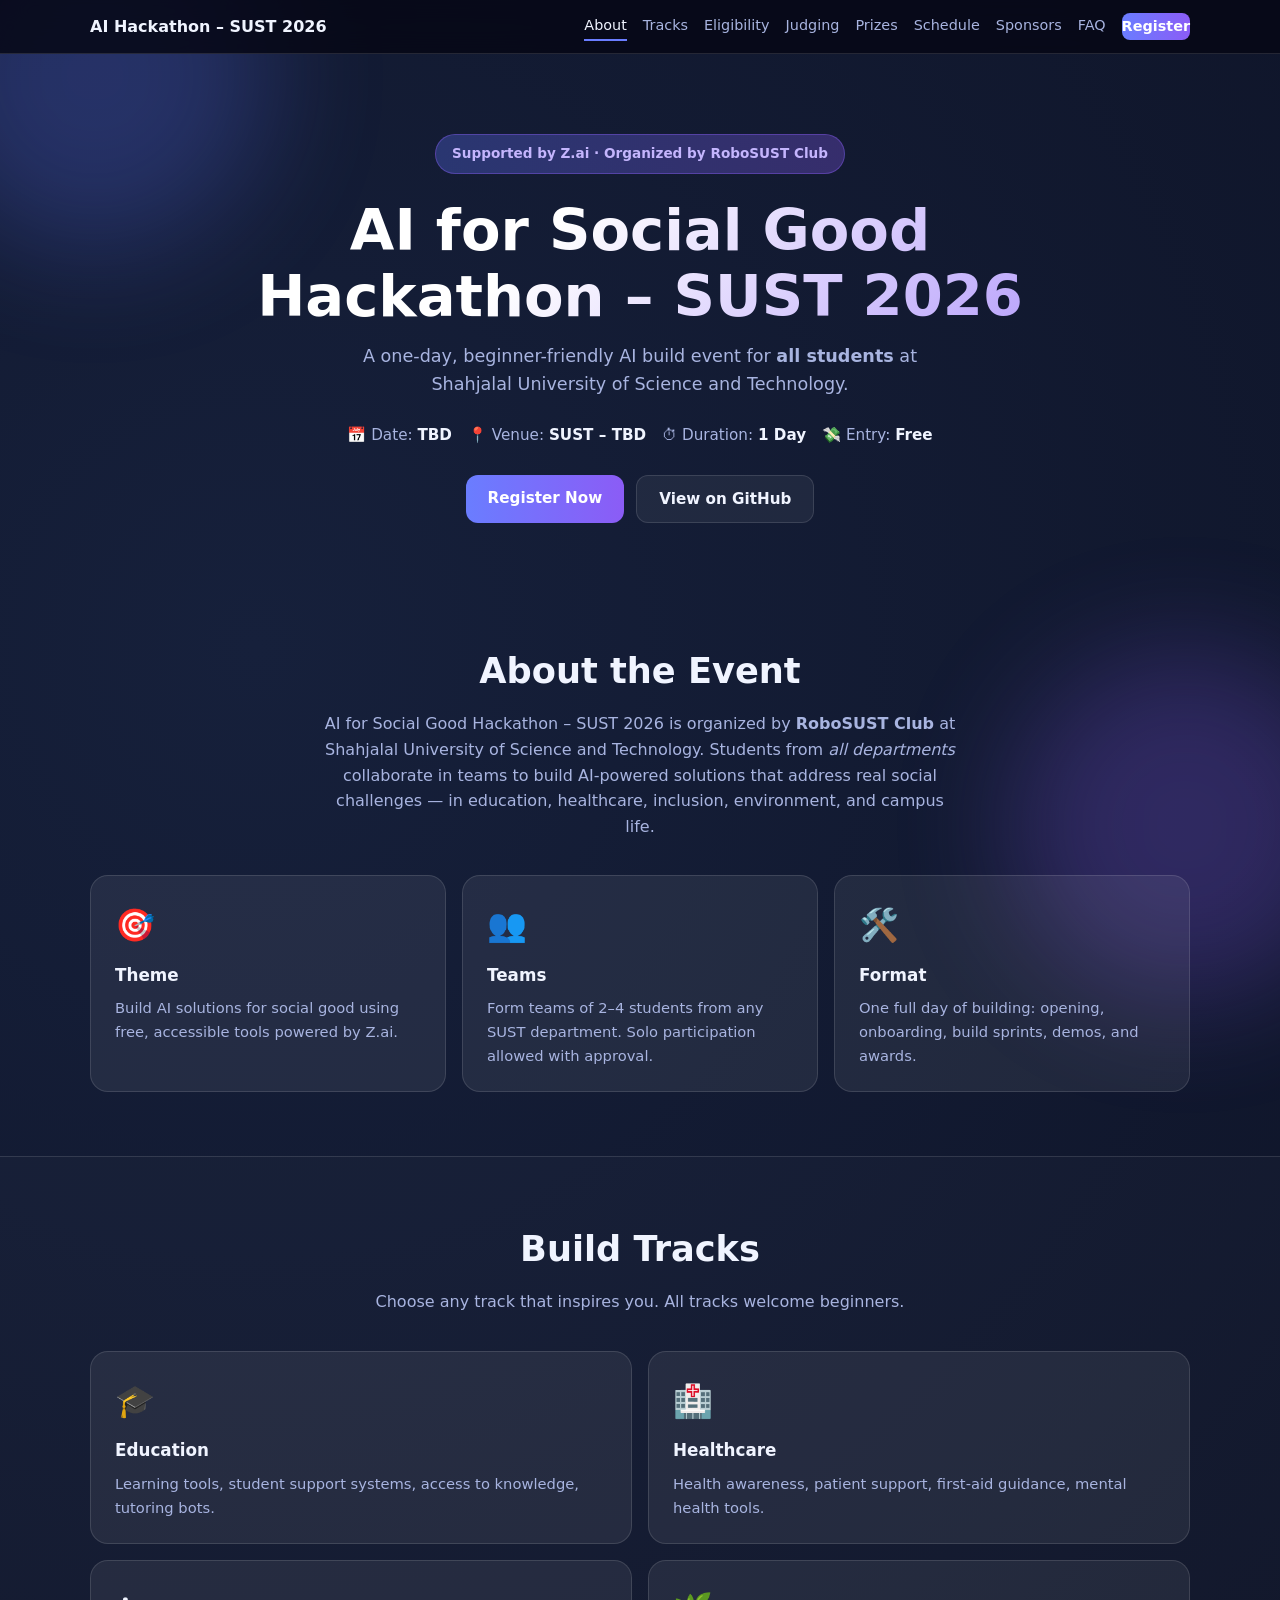
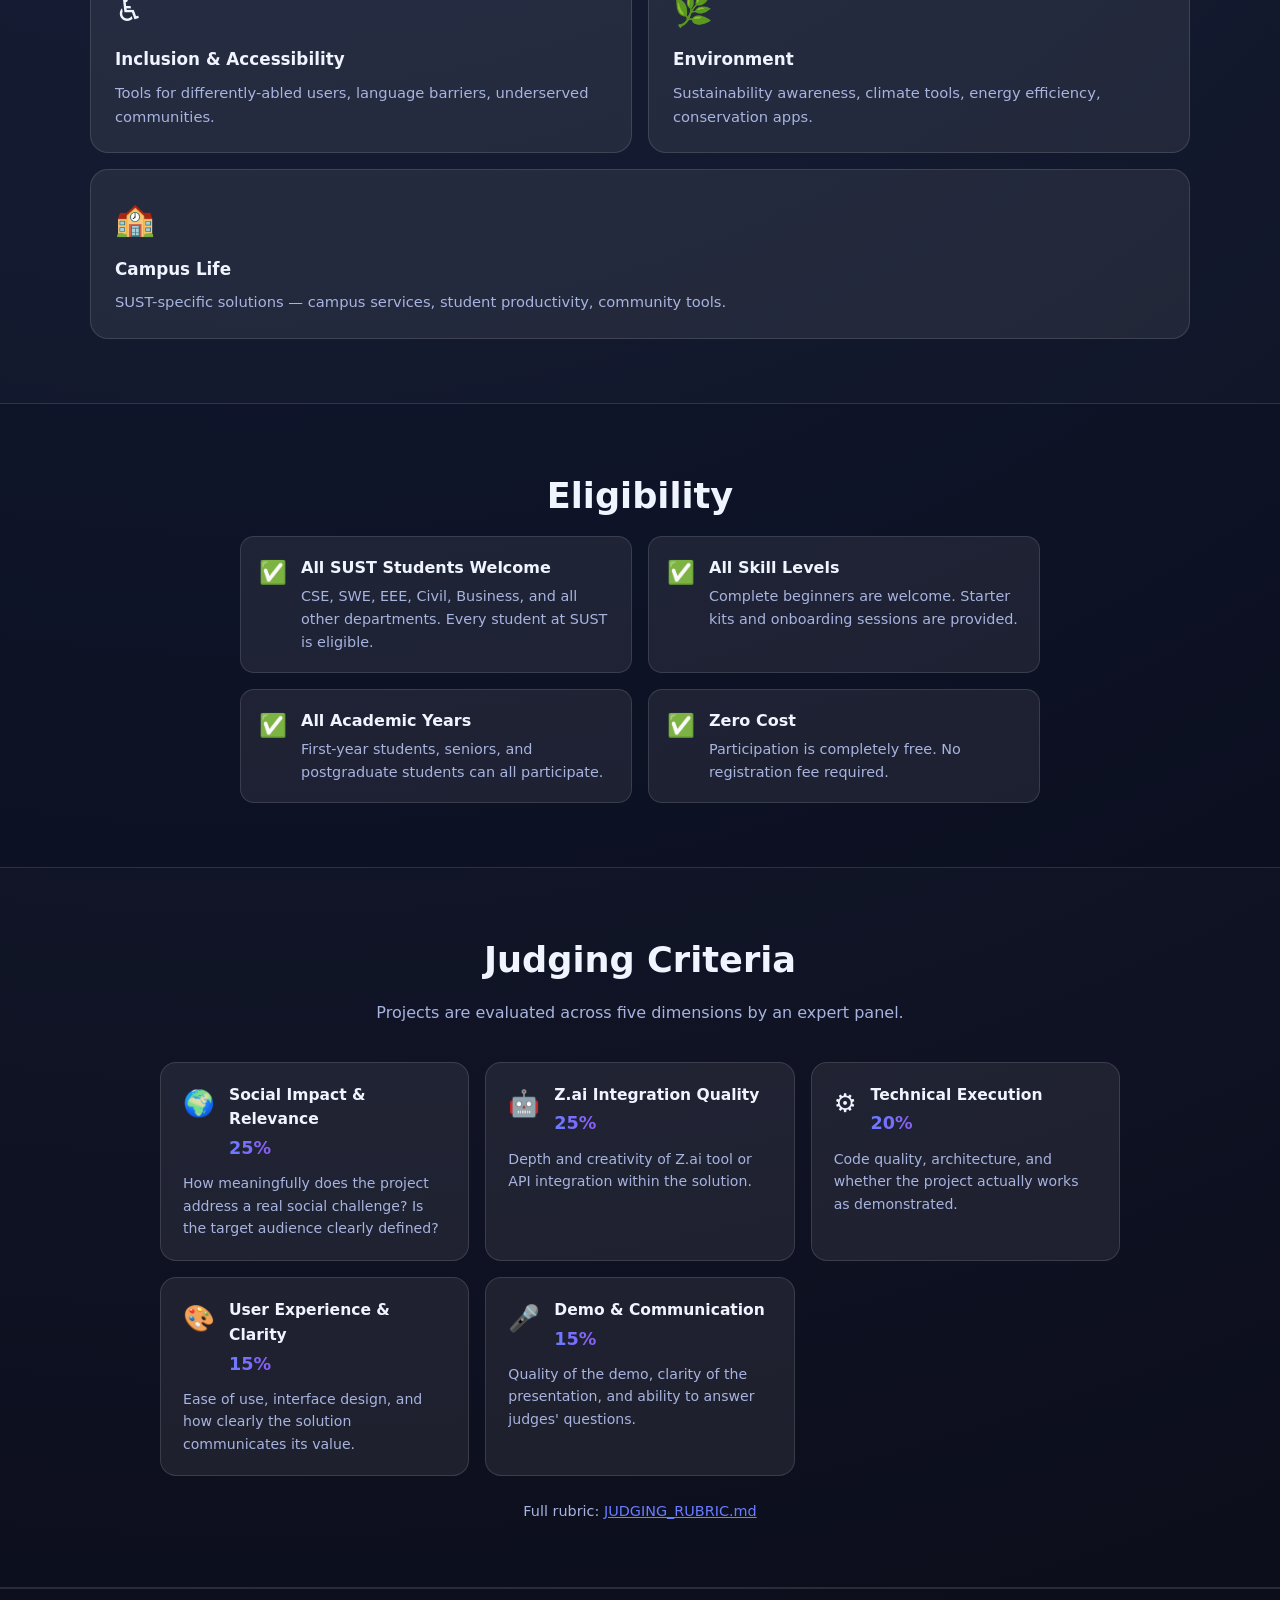
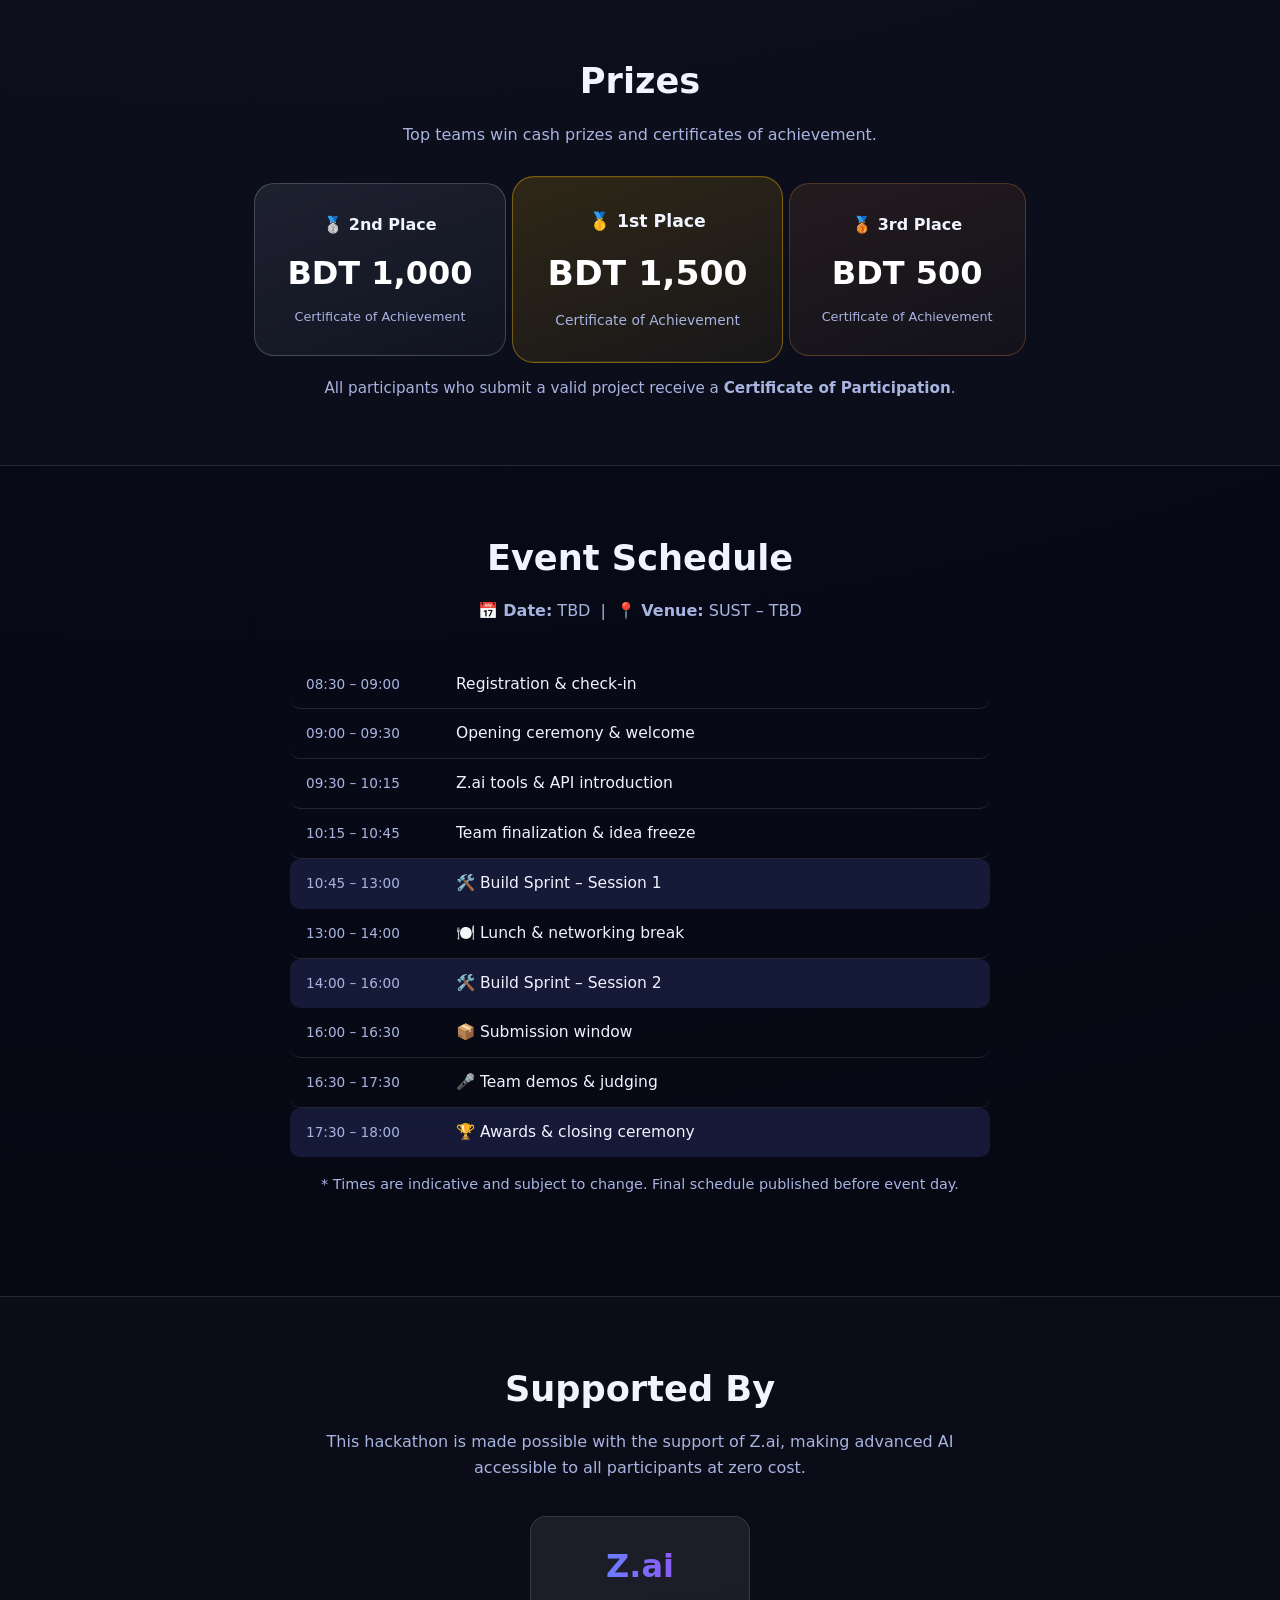
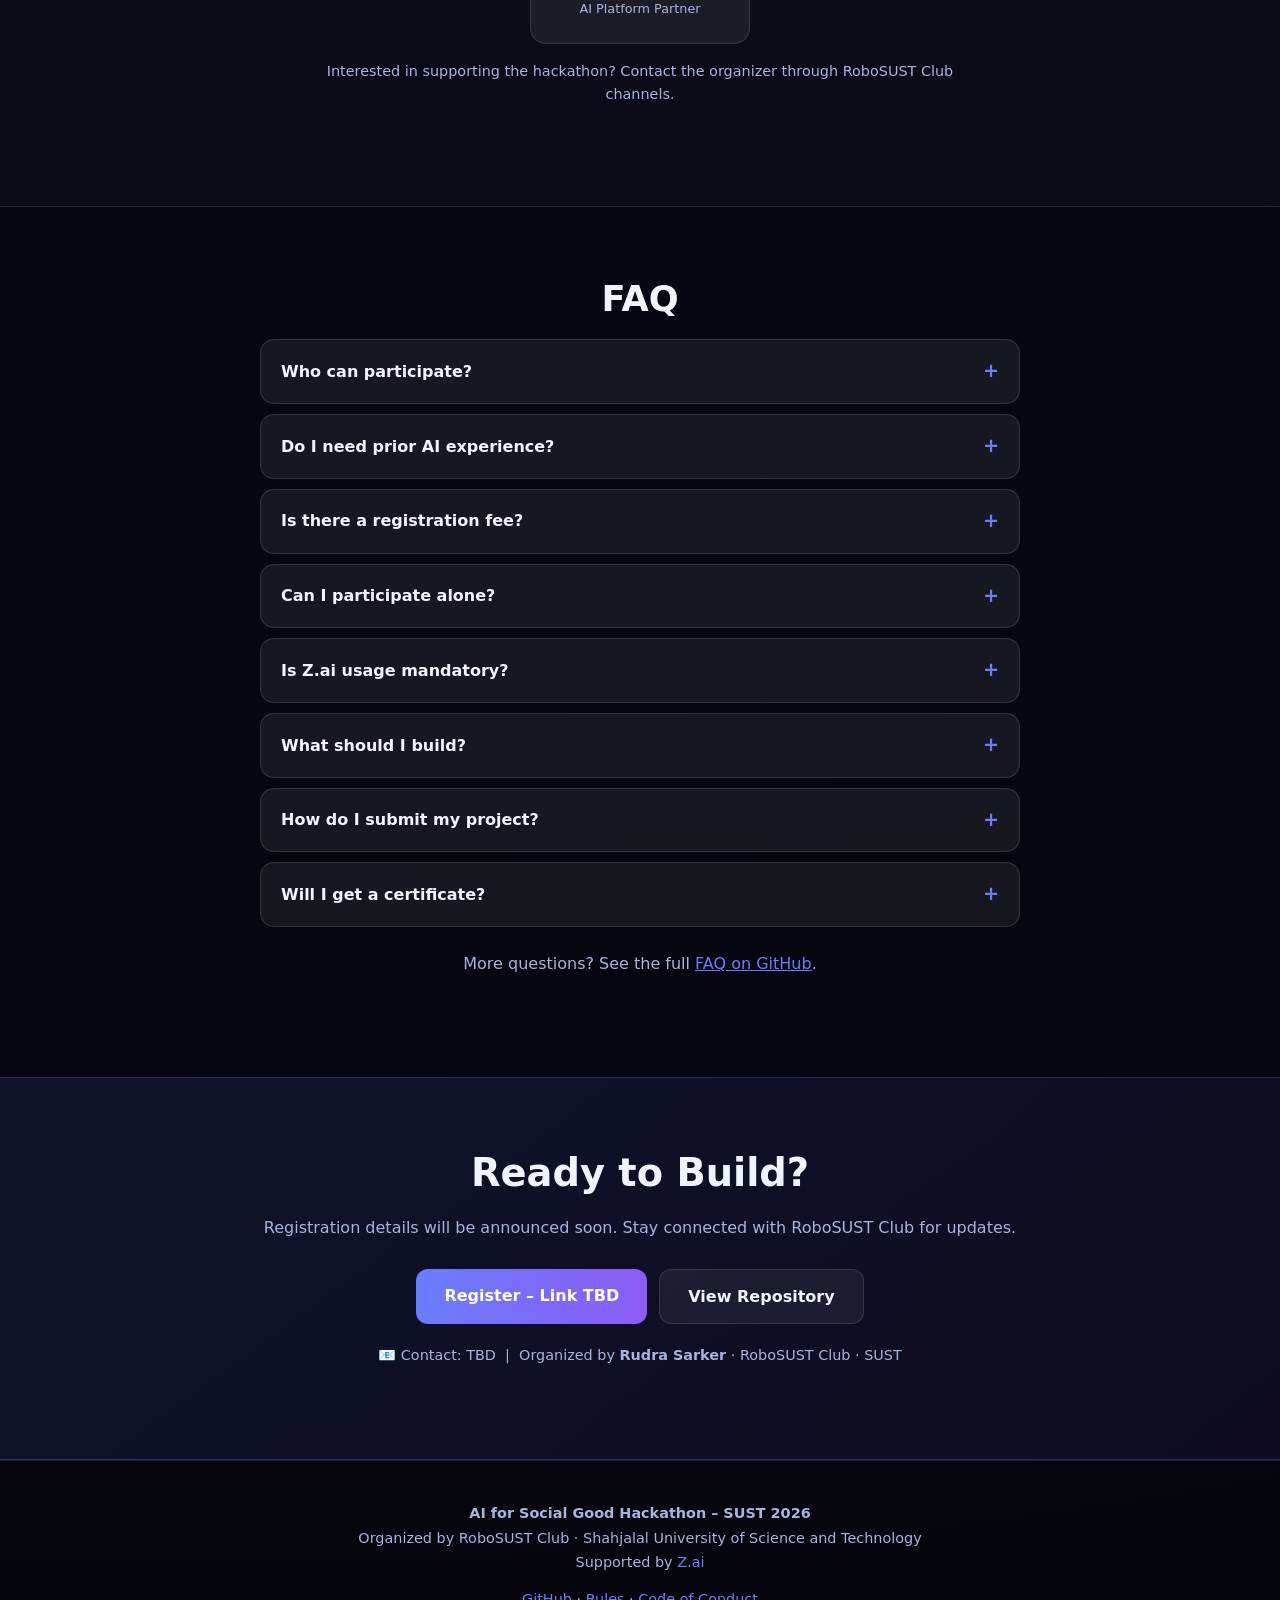
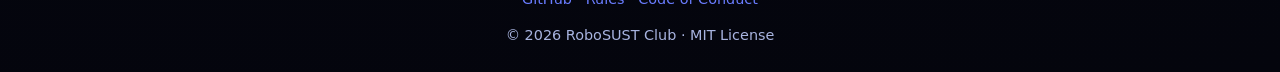
<file: docs/index.html>
<!DOCTYPE html>
<html lang="en">
  <head>
    <meta charset="UTF-8" />
    <meta name="viewport" content="width=device-width, initial-scale=1.0" />

    <!-- Primary SEO -->
    <title>AI for Social Good Hackathon – SUST 2026 | RoboSUST Club</title>
    <meta name="description" content="A one-day, beginner-friendly AI hackathon for all students at Shahjalal University of Science and Technology (SUST), supported by Z.ai. Build AI solutions for education, healthcare, inclusion, environment, and campus life." />
    <meta name="keywords" content="AI hackathon, SUST, Shahjalal University, RoboSUST, Z.ai, social good, Bangladesh, student hackathon, AI for good, 2026" />
    <meta name="robots" content="index, follow" />
    <link rel="canonical" href="https://rudra496.github.io/glm-hackathon-2026/" />

    <!-- Open Graph -->
    <meta property="og:type" content="website" />
    <meta property="og:url" content="https://rudra496.github.io/glm-hackathon-2026/" />
    <meta property="og:title" content="AI for Social Good Hackathon – SUST 2026" />
    <meta property="og:description" content="A one-day, beginner-friendly AI hackathon for all students at Shahjalal University of Science and Technology, supported by Z.ai. Free to join, prizes up to BDT 1,500." />
    <meta property="og:image" content="https://rudra496.github.io/glm-hackathon-2026/og-image.png" />
    <meta property="og:site_name" content="AI Hackathon SUST 2026" />
    <meta property="og:locale" content="en_US" />

    <!-- Twitter Card -->
    <meta name="twitter:card" content="summary_large_image" />
    <meta name="twitter:title" content="AI for Social Good Hackathon – SUST 2026" />
    <meta name="twitter:description" content="A one-day, beginner-friendly AI hackathon for all SUST students. Free entry, BDT 3,000 prize pool, supported by Z.ai." />
    <meta name="twitter:image" content="https://rudra496.github.io/glm-hackathon-2026/og-image.png" />

    <!-- Structured Data: Event + Organization -->
    <script type="application/ld+json">
    {
      "@context": "https://schema.org",
      "@graph": [
        {
          "@type": "Event",
          "name": "AI for Social Good Hackathon – SUST 2026",
          "description": "A one-day, beginner-friendly AI hackathon for all students at Shahjalal University of Science and Technology (SUST), supported by Z.ai.",
          "url": "https://rudra496.github.io/glm-hackathon-2026/",
          "eventStatus": "https://schema.org/EventScheduled",
          "eventAttendanceMode": "https://schema.org/OfflineEventAttendanceMode",
          "location": {
            "@type": "Place",
            "name": "Shahjalal University of Science and Technology",
            "address": {
              "@type": "PostalAddress",
              "addressLocality": "Sylhet",
              "addressCountry": "BD"
            }
          },
          "organizer": {
            "@type": "Organization",
            "name": "RoboSUST Club",
            "url": "https://github.com/rudra496/glm-hackathon-2026"
          },
          "sponsor": {
            "@type": "Organization",
            "name": "Z.ai",
            "url": "https://z.ai"
          },
          "isAccessibleForFree": true
        },
        {
          "@type": "WebSite",
          "name": "AI for Social Good Hackathon – SUST 2026",
          "url": "https://rudra496.github.io/glm-hackathon-2026/"
        }
      ]
    }
    </script>

    <link rel="stylesheet" href="./style.css" />
  </head>
  <body>
    <!-- Skip to main content (accessibility) -->
    <a class="skip-link" href="#main-content">Skip to main content</a>

    <!-- Background orbs -->
    <div class="bg-orb orb-1" aria-hidden="true"></div>
    <div class="bg-orb orb-2" aria-hidden="true"></div>

    <!-- Navigation -->
    <nav class="nav" role="navigation" aria-label="Main navigation">
      <div class="container nav-inner">
        <a href="#home" class="nav-brand" aria-label="AI Hackathon SUST 2026 – home">AI Hackathon – SUST 2026</a>
        <button class="nav-toggle" id="navToggle" aria-controls="navLinks" aria-expanded="false" aria-label="Toggle navigation menu">
          <span class="hamburger-bar"></span>
          <span class="hamburger-bar"></span>
          <span class="hamburger-bar"></span>
        </button>
        <div class="nav-links" id="navLinks">
          <a href="#about">About</a>
          <a href="#tracks">Tracks</a>
          <a href="#eligibility">Eligibility</a>
          <a href="#judging">Judging</a>
          <a href="#prizes">Prizes</a>
          <a href="#schedule">Schedule</a>
          <a href="#sponsors">Sponsors</a>
          <a href="#faq">FAQ</a>
          <a href="#register" class="btn-nav primary">Register</a>
        </div>
      </div>
    </nav>

    <!-- Hero Section -->
    <header class="container hero" id="home" role="banner">
      <span class="pill">Supported by Z.ai · Organized by RoboSUST Club</span>
      <h1>AI for Social Good<br/>Hackathon – SUST 2026</h1>
      <p class="subtitle">A one-day, beginner-friendly AI build event for <strong>all students</strong> at Shahjalal University of Science and Technology.</p>
      <div class="hero-meta">
        <span>📅 Date: <strong>TBD</strong></span>
        <span>📍 Venue: <strong>SUST – TBD</strong></span>
        <span>⏱ Duration: <strong>1 Day</strong></span>
        <span>💸 Entry: <strong>Free</strong></span>
      </div>
      <div class="cta-row">
        <a class="btn primary" href="#register">Register Now</a>
        <a class="btn" href="https://github.com/rudra496/glm-hackathon-2026" target="_blank" rel="noopener">View on GitHub</a>
      </div>
    </header>

    <main id="main-content">
      <!-- About Section -->
      <section class="section" id="about">
        <div class="container">
          <h2 class="section-title">About the Event</h2>
          <p class="section-desc">
            AI for Social Good Hackathon – SUST 2026 is organized by <strong>RoboSUST Club</strong> at Shahjalal University of Science and Technology. Students from <em>all departments</em> collaborate in teams to build AI-powered solutions that address real social challenges — in education, healthcare, inclusion, environment, and campus life.
          </p>
          <div class="grid three">
            <div class="card tilt">
              <div class="card-icon">🎯</div>
              <h3>Theme</h3>
              <p>Build AI solutions for social good using free, accessible tools powered by Z.ai.</p>
            </div>
            <div class="card tilt">
              <div class="card-icon">👥</div>
              <h3>Teams</h3>
              <p>Form teams of 2–4 students from any SUST department. Solo participation allowed with approval.</p>
            </div>
            <div class="card tilt">
              <div class="card-icon">🛠️</div>
              <h3>Format</h3>
              <p>One full day of building: opening, onboarding, build sprints, demos, and awards.</p>
            </div>
          </div>
        </div>
      </section>

      <!-- Tracks Section -->
      <section class="section alt" id="tracks">
        <div class="container">
          <h2 class="section-title">Build Tracks</h2>
          <p class="section-desc">Choose any track that inspires you. All tracks welcome beginners.</p>
          <div class="grid two">
            <div class="card tilt">
              <div class="card-icon">🎓</div>
              <h3>Education</h3>
              <p>Learning tools, student support systems, access to knowledge, tutoring bots.</p>
            </div>
            <div class="card tilt">
              <div class="card-icon">🏥</div>
              <h3>Healthcare</h3>
              <p>Health awareness, patient support, first-aid guidance, mental health tools.</p>
            </div>
            <div class="card tilt">
              <div class="card-icon">♿</div>
              <h3>Inclusion & Accessibility</h3>
              <p>Tools for differently-abled users, language barriers, underserved communities.</p>
            </div>
            <div class="card tilt">
              <div class="card-icon">🌿</div>
              <h3>Environment</h3>
              <p>Sustainability awareness, climate tools, energy efficiency, conservation apps.</p>
            </div>
            <div class="card tilt wide">
              <div class="card-icon">🏫</div>
              <h3>Campus Life</h3>
              <p>SUST-specific solutions — campus services, student productivity, community tools.</p>
            </div>
          </div>
        </div>
      </section>

      <!-- Eligibility Section -->
      <section class="section" id="eligibility">
        <div class="container">
          <h2 class="section-title">Eligibility</h2>
          <div class="eligibility-list">
            <div class="elig-item">
              <span class="elig-icon">✅</span>
              <div>
                <strong>All SUST Students Welcome</strong>
                <p>CSE, SWE, EEE, Civil, Business, and all other departments. Every student at SUST is eligible.</p>
              </div>
            </div>
            <div class="elig-item">
              <span class="elig-icon">✅</span>
              <div>
                <strong>All Skill Levels</strong>
                <p>Complete beginners are welcome. Starter kits and onboarding sessions are provided.</p>
              </div>
            </div>
            <div class="elig-item">
              <span class="elig-icon">✅</span>
              <div>
                <strong>All Academic Years</strong>
                <p>First-year students, seniors, and postgraduate students can all participate.</p>
              </div>
            </div>
            <div class="elig-item">
              <span class="elig-icon">✅</span>
              <div>
                <strong>Zero Cost</strong>
                <p>Participation is completely free. No registration fee required.</p>
              </div>
            </div>
          </div>
        </div>
      </section>

      <!-- Judging Section -->
      <section class="section alt" id="judging">
        <div class="container">
          <h2 class="section-title">Judging Criteria</h2>
          <p class="section-desc">Projects are evaluated across five dimensions by an expert panel.</p>
          <div class="judging-grid">
            <div class="judging-item">
              <div class="judging-header">
                <span class="judging-icon">🌍</span>
                <div>
                  <h3>Social Impact &amp; Relevance</h3>
                  <span class="judging-weight">25%</span>
                </div>
              </div>
              <p>How meaningfully does the project address a real social challenge? Is the target audience clearly defined?</p>
            </div>
            <div class="judging-item">
              <div class="judging-header">
                <span class="judging-icon">🤖</span>
                <div>
                  <h3>Z.ai Integration Quality</h3>
                  <span class="judging-weight">25%</span>
                </div>
              </div>
              <p>Depth and creativity of Z.ai tool or API integration within the solution.</p>
            </div>
            <div class="judging-item">
              <div class="judging-header">
                <span class="judging-icon">⚙️</span>
                <div>
                  <h3>Technical Execution</h3>
                  <span class="judging-weight">20%</span>
                </div>
              </div>
              <p>Code quality, architecture, and whether the project actually works as demonstrated.</p>
            </div>
            <div class="judging-item">
              <div class="judging-header">
                <span class="judging-icon">🎨</span>
                <div>
                  <h3>User Experience &amp; Clarity</h3>
                  <span class="judging-weight">15%</span>
                </div>
              </div>
              <p>Ease of use, interface design, and how clearly the solution communicates its value.</p>
            </div>
            <div class="judging-item">
              <div class="judging-header">
                <span class="judging-icon">🎤</span>
                <div>
                  <h3>Demo &amp; Communication</h3>
                  <span class="judging-weight">15%</span>
                </div>
              </div>
              <p>Quality of the demo, clarity of the presentation, and ability to answer judges' questions.</p>
            </div>
          </div>
          <p class="judging-footnote">
            Full rubric: <a href="https://github.com/rudra496/glm-hackathon-2026/blob/main/docs/JUDGING_RUBRIC.md" target="_blank" rel="noopener">JUDGING_RUBRIC.md</a>
          </p>
        </div>
      </section>

      <!-- Prizes Section -->
      <section class="section alt" id="prizes">
        <div class="container">
          <h2 class="section-title">Prizes</h2>
          <p class="section-desc">Top teams win cash prizes and certificates of achievement.</p>
          <div class="prizes-row">
            <div class="prize-card silver tilt">
              <div class="prize-rank">🥈 2nd Place</div>
              <div class="prize-amount">BDT 1,000</div>
              <div class="prize-cert">Certificate of Achievement</div>
            </div>
            <div class="prize-card gold tilt">
              <div class="prize-rank">🥇 1st Place</div>
              <div class="prize-amount">BDT 1,500</div>
              <div class="prize-cert">Certificate of Achievement</div>
            </div>
            <div class="prize-card bronze tilt">
              <div class="prize-rank">🥉 3rd Place</div>
              <div class="prize-amount">BDT 500</div>
              <div class="prize-cert">Certificate of Achievement</div>
            </div>
          </div>
          <p class="prizes-note">All participants who submit a valid project receive a <strong>Certificate of Participation</strong>.</p>
        </div>
      </section>

      <!-- Schedule Section -->
      <section class="section" id="schedule">
        <div class="container">
          <h2 class="section-title">Event Schedule</h2>
          <p class="section-desc">
            📅 <strong>Date:</strong> TBD &nbsp;|&nbsp; 📍 <strong>Venue:</strong> SUST – TBD
          </p>
          <div class="schedule-list">
            <div class="sched-item">
              <span class="sched-time">08:30 – 09:00</span>
              <span class="sched-event">Registration & check-in</span>
            </div>
            <div class="sched-item">
              <span class="sched-time">09:00 – 09:30</span>
              <span class="sched-event">Opening ceremony & welcome</span>
            </div>
            <div class="sched-item">
              <span class="sched-time">09:30 – 10:15</span>
              <span class="sched-event">Z.ai tools & API introduction</span>
            </div>
            <div class="sched-item">
              <span class="sched-time">10:15 – 10:45</span>
              <span class="sched-event">Team finalization & idea freeze</span>
            </div>
            <div class="sched-item highlight">
              <span class="sched-time">10:45 – 13:00</span>
              <span class="sched-event">🛠️ Build Sprint – Session 1</span>
            </div>
            <div class="sched-item">
              <span class="sched-time">13:00 – 14:00</span>
              <span class="sched-event">🍽️ Lunch & networking break</span>
            </div>
            <div class="sched-item highlight">
              <span class="sched-time">14:00 – 16:00</span>
              <span class="sched-event">🛠️ Build Sprint – Session 2</span>
            </div>
            <div class="sched-item">
              <span class="sched-time">16:00 – 16:30</span>
              <span class="sched-event">📦 Submission window</span>
            </div>
            <div class="sched-item">
              <span class="sched-time">16:30 – 17:30</span>
              <span class="sched-event">🎤 Team demos & judging</span>
            </div>
            <div class="sched-item highlight">
              <span class="sched-time">17:30 – 18:00</span>
              <span class="sched-event">🏆 Awards & closing ceremony</span>
            </div>
          </div>
          <p class="section-desc" style="margin-top:1rem;font-size:0.9rem;">* Times are indicative and subject to change. Final schedule published before event day.</p>
        </div>
      </section>

      <!-- Sponsors Section -->
      <section class="section alt" id="sponsors">
        <div class="container sponsor-section">
          <h2 class="section-title">Supported By</h2>
          <p class="section-desc">This hackathon is made possible with the support of Z.ai, making advanced AI accessible to all participants at zero cost.</p>
          <div class="sponsor-box">
            <a href="https://z.ai" target="_blank" rel="noopener" class="sponsor-link">
              <span class="sponsor-name">Z.ai</span>
              <span class="sponsor-tag">AI Platform Partner</span>
            </a>
          </div>
          <p class="section-desc" style="font-size:0.9rem;margin-top:1rem;">
            Interested in supporting the hackathon? Contact the organizer through RoboSUST Club channels.
          </p>
        </div>
      </section>

      <!-- FAQ Section -->
      <section class="section" id="faq">
        <div class="container">
          <h2 class="section-title">FAQ</h2>
          <div class="faq-list">
            <details class="faq-item">
              <summary>Who can participate?</summary>
              <p>All currently enrolled students at SUST — from any department and any academic year. CSE, SWE, EEE, Civil, Business, and all others are welcome.</p>
            </details>
            <details class="faq-item">
              <summary>Do I need prior AI experience?</summary>
              <p>No. This event is beginner-friendly. Starter kits, onboarding, and a Z.ai introduction session are provided. Just bring your laptop and curiosity.</p>
            </details>
            <details class="faq-item">
              <summary>Is there a registration fee?</summary>
              <p>No. Participation is completely free.</p>
            </details>
            <details class="faq-item">
              <summary>Can I participate alone?</summary>
              <p>Solo participation is possible with organizer approval. Teams of 2–4 members are preferred for a better experience.</p>
            </details>
            <details class="faq-item">
              <summary>Is Z.ai usage mandatory?</summary>
              <p>Yes. Every project must meaningfully integrate Z.ai tools or APIs. Starter kits are provided to help you get started quickly.</p>
            </details>
            <details class="faq-item">
              <summary>What should I build?</summary>
              <p>Any AI-powered project in the social good tracks: education, healthcare, inclusion, environment, or campus life. Be creative — there's no perfect solution.</p>
            </details>
            <details class="faq-item">
              <summary>How do I submit my project?</summary>
              <p>Submit via the submission form (link announced on event day). Your project must be in a public GitHub repository with a README, source code, and demo link.</p>
            </details>
            <details class="faq-item">
              <summary>Will I get a certificate?</summary>
              <p>Yes. All participants who submit a valid project receive a digital Certificate of Participation. Top teams receive Certificates of Achievement.</p>
            </details>
          </div>
          <p class="section-desc" style="margin-top:1.5rem;">
            More questions? See the full <a href="https://github.com/rudra496/glm-hackathon-2026/blob/main/docs/FAQ.md" target="_blank" rel="noopener">FAQ on GitHub</a>.
          </p>
        </div>
      </section>

      <!-- Register / Contact Section -->
      <section class="section cta-section" id="register">
        <div class="container">
          <h2>Ready to Build?</h2>
          <p>Registration details will be announced soon. Stay connected with RoboSUST Club for updates.</p>
          <div class="cta-row">
            <a class="btn primary large" href="#">Register – Link TBD</a>
            <a class="btn large" href="https://github.com/rudra496/glm-hackathon-2026" target="_blank" rel="noopener">View Repository</a>
          </div>
          <p class="contact-info">
            📧 Contact: TBD &nbsp;|&nbsp; Organized by <strong>Rudra Sarker</strong> · RoboSUST Club · SUST
          </p>
        </div>
      </section>
    </main>

    <footer class="footer">
      <div class="container footer-inner">
        <p>
          <strong>AI for Social Good Hackathon – SUST 2026</strong><br/>
          Organized by RoboSUST Club · Shahjalal University of Science and Technology<br/>
          Supported by <a href="https://z.ai" target="_blank" rel="noopener">Z.ai</a>
        </p>
        <p class="footer-links">
          <a href="https://github.com/rudra496/glm-hackathon-2026" target="_blank" rel="noopener">GitHub</a> ·
          <a href="https://github.com/rudra496/glm-hackathon-2026/blob/main/docs/RULES.md" target="_blank" rel="noopener">Rules</a> ·
          <a href="https://github.com/rudra496/glm-hackathon-2026/blob/main/CODE_OF_CONDUCT.md" target="_blank" rel="noopener">Code of Conduct</a>
        </p>
        <p class="footer-copy">© 2026 RoboSUST Club · MIT License</p>
      </div>
    </footer>

    <script src="./app.js" defer></script>
  </body>
</html>
</file>
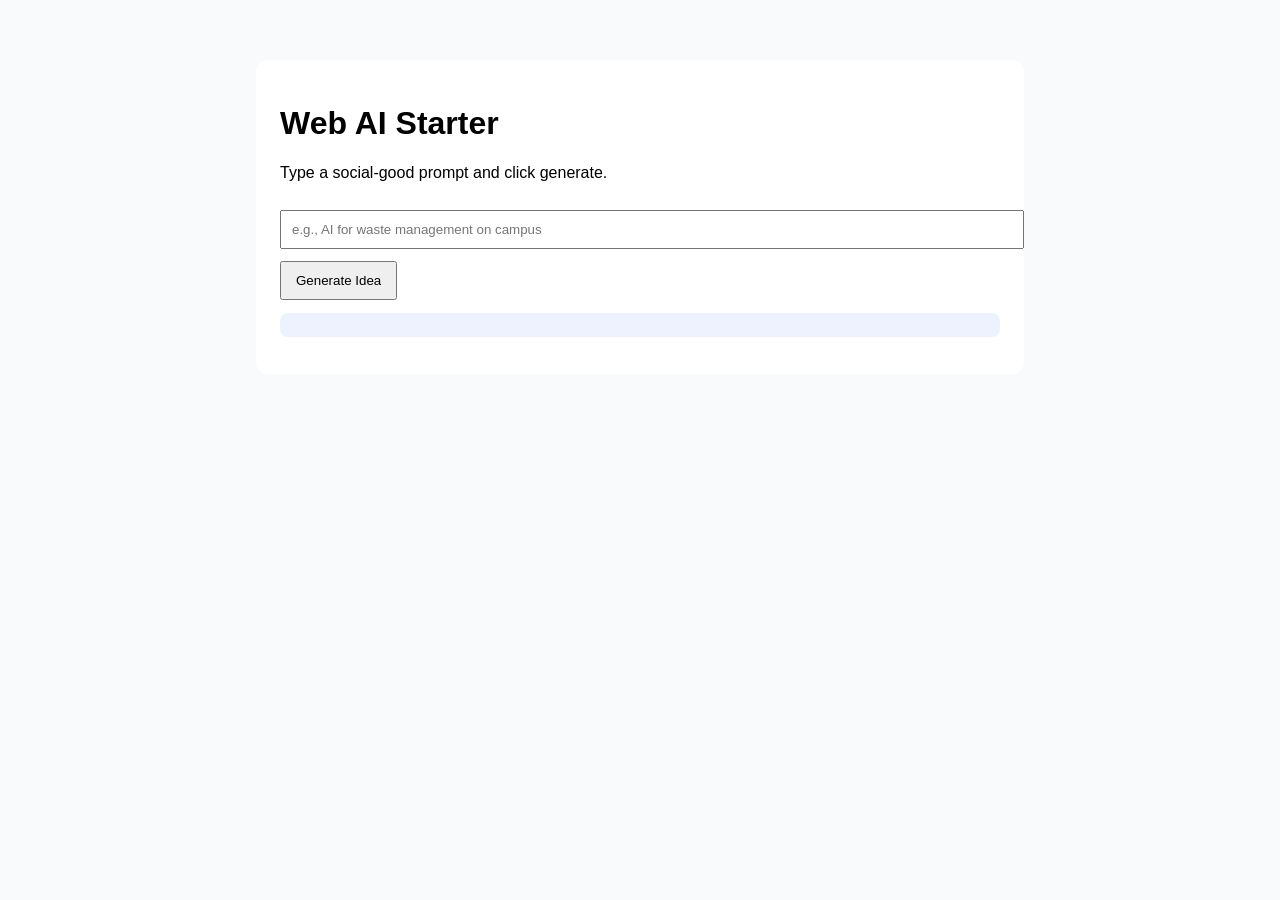
<file: starter-kits/web-ai-starter/index.html>
<!doctype html>
<html lang="en">
<head>
  <meta charset="UTF-8" />
  <meta name="viewport" content="width=device-width, initial-scale=1.0" />
  <title>Web AI Starter</title>
  <link rel="stylesheet" href="styles.css" />
</head>
<body>
  <main>
    <h1>Web AI Starter</h1>
    <p>Type a social-good prompt and click generate.</p>
    <input id="prompt" placeholder="e.g., AI for waste management on campus" />
    <button id="generate">Generate Idea</button>
    <pre id="output"></pre>
  </main>
  <script src="app.js"></script>
</body>
</html>
</file>
<file: docs/style.css>
/* =========================================================
   AI for Social Good Hackathon – SUST 2026
   GitHub Pages Website Stylesheet
   ========================================================= */

:root {
  --bg: #060816;
  --panel: rgba(255, 255, 255, 0.07);
  --panel-alt: rgba(255, 255, 255, 0.04);
  --text: #f0f4ff;
  --muted: #a8b4e0;
  --primary: #6a7dff;
  --primary-end: #8b5cf6;
  --border: rgba(255, 255, 255, 0.12);
  --highlight: rgba(106, 125, 255, 0.15);
}

*, *::before, *::after { box-sizing: border-box; margin: 0; padding: 0; }

html { scroll-behavior: smooth; }

body {
  font-family: Inter, system-ui, -apple-system, Segoe UI, Roboto, Arial, sans-serif;
  color: var(--text);
  background: radial-gradient(circle at 20% 10%, #16203b 0%, #080a18 45%, #04050d 100%);
  min-height: 100vh;
  overflow-x: hidden;
  line-height: 1.6;
}

/* ---- Skip-to-main link (accessibility) ---- */
.skip-link {
  position: absolute;
  top: -100px;
  left: 0;
  background: var(--primary);
  color: #fff;
  padding: 10px 18px;
  border-radius: 0 0 8px 0;
  font-weight: 700;
  font-size: 0.9rem;
  text-decoration: none;
  z-index: 9999;
  transition: top 0.2s;
}
.skip-link:focus { top: 0; }

/* Background orbs */
.bg-orb {
  position: fixed; width: 350px; height: 350px; border-radius: 50%;
  filter: blur(60px); opacity: 0.25; z-index: -1;
  animation: float 10s ease-in-out infinite;
}
.orb-1 { background: #5f76ff; top: -100px; left: -80px; }
.orb-2 { background: #8b5cf6; bottom: -100px; right: -80px; animation-delay: -5s; }
@keyframes float {
  0%, 100% { transform: translateY(0); }
  50% { transform: translateY(28px); }
}

.container { width: min(1100px, 92vw); margin: 0 auto; }

/* ---- Navigation ---- */
.nav {
  position: sticky; top: 0; z-index: 100;
  background: rgba(6, 8, 22, 0.85);
  backdrop-filter: blur(14px);
  border-bottom: 1px solid var(--border);
  padding: 0.75rem 0;
}
.nav-inner {
  display: flex; align-items: center; justify-content: space-between; gap: 1rem;
}
.nav-brand {
  font-weight: 700; font-size: 1rem; color: var(--text);
  text-decoration: none; white-space: nowrap; flex-shrink: 0;
}
.nav-brand:hover { color: var(--primary); }
.nav-links { display: flex; align-items: center; gap: 1rem; flex-wrap: wrap; }
.nav-links a {
  color: var(--muted); text-decoration: none; font-size: 0.9rem;
  transition: color 0.2s; padding: 2px 0; border-bottom: 2px solid transparent;
}
.nav-links a:hover, .nav-links a.active { color: var(--text); }
.nav-links a.active { border-bottom-color: var(--primary); }
.nav-links a:focus-visible {
  outline: 2px solid var(--primary); outline-offset: 4px; border-radius: 4px;
}

/* Hamburger toggle button */
.nav-toggle {
  display: none;
  flex-direction: column; justify-content: center; gap: 5px;
  background: none; border: none; cursor: pointer;
  padding: 6px; border-radius: 8px;
  width: 38px; height: 38px; flex-shrink: 0;
  transition: background 0.2s;
}
.nav-toggle:hover { background: var(--panel); }
.nav-toggle:focus-visible {
  outline: 2px solid var(--primary); outline-offset: 2px;
}
.hamburger-bar {
  display: block; width: 22px; height: 2px;
  background: var(--text); border-radius: 2px;
  transition: transform 0.25s, opacity 0.2s;
}
/* Animate to × when open */
.nav-toggle[aria-expanded="true"] .hamburger-bar:nth-child(1) {
  transform: translateY(7px) rotate(45deg);
}
.nav-toggle[aria-expanded="true"] .hamburger-bar:nth-child(2) {
  opacity: 0;
}
.nav-toggle[aria-expanded="true"] .hamburger-bar:nth-child(3) {
  transform: translateY(-7px) rotate(-45deg);
}

.btn-nav {
  text-decoration: none; padding: 6px 14px; border-radius: 8px;
  font-size: 0.85rem; font-weight: 600; transition: opacity 0.2s;
}
.btn-nav.primary {
  background: linear-gradient(90deg, var(--primary), var(--primary-end));
  color: #fff; border: none;
}
.btn-nav.primary:hover { opacity: 0.85; }
.btn-nav.primary:focus-visible {
  outline: 2px solid #fff; outline-offset: 3px;
}

/* ---- Hero ---- */
.hero {
  text-align: center;
  padding: 80px 0 56px;
}
.hero h1 {
  font-size: clamp(2rem, 5vw, 3.6rem);
  line-height: 1.15;
  margin: 16px 0 12px;
  background: linear-gradient(135deg, #fff 40%, #a78bfa);
  -webkit-background-clip: text;
  -webkit-text-fill-color: transparent;
  background-clip: text;
}
.subtitle {
  color: var(--muted); font-size: 1.1rem; max-width: 620px; margin: 0 auto 24px;
}
.hero-meta {
  display: flex; justify-content: center; flex-wrap: wrap; gap: 16px;
  margin-bottom: 28px; font-size: 0.95rem; color: var(--muted);
}
.hero-meta span strong { color: var(--text); }

/* ---- Buttons ---- */
.cta-row {
  display: flex; justify-content: center; gap: 12px; flex-wrap: wrap;
}
.btn {
  text-decoration: none; color: var(--text);
  border: 1px solid var(--border);
  padding: 11px 22px; border-radius: 12px;
  background: rgba(255,255,255,0.06);
  font-weight: 600; font-size: 0.95rem;
  transition: background 0.2s, transform 0.15s;
}
.btn:hover { background: rgba(255,255,255,0.1); transform: translateY(-1px); }
.btn:focus-visible { outline: 2px solid var(--primary); outline-offset: 3px; }
.btn.primary {
  background: linear-gradient(90deg, var(--primary), var(--primary-end));
  border: none; color: #fff;
}
.btn.primary:hover { opacity: 0.88; transform: translateY(-1px); }
.btn.large { padding: 14px 28px; font-size: 1rem; }

.pill {
  display: inline-block; padding: 8px 16px; border-radius: 999px;
  background: linear-gradient(90deg, rgba(95,118,255,0.3), rgba(139,92,246,0.3));
  border: 1px solid rgba(139,92,246,0.4);
  font-size: 0.85rem; font-weight: 600; color: #c4b5fd;
  margin-bottom: 8px;
}

/* ---- Sections ---- */
.section { padding: 64px 0; }
.section.alt { background: rgba(255,255,255,0.02); border-top: 1px solid var(--border); border-bottom: 1px solid var(--border); }
.section-title { font-size: clamp(1.5rem, 3vw, 2.2rem); text-align: center; margin-bottom: 12px; }
.section-desc { color: var(--muted); text-align: center; max-width: 640px; margin: 0 auto 36px; font-size: 1rem; }
.section-desc a { color: var(--primary); }

/* ---- Grid ---- */
.grid { display: grid; gap: 16px; }
.grid.three { grid-template-columns: repeat(3, 1fr); }
.grid.two { grid-template-columns: repeat(2, 1fr); }

/* ---- Cards ---- */
.card {
  background: var(--panel);
  border: 1px solid var(--border);
  border-radius: 18px; padding: 24px;
  transition: transform 0.2s, box-shadow 0.2s;
}
.card-icon { font-size: 2rem; margin-bottom: 10px; }
.card h3 { margin-bottom: 8px; font-size: 1.05rem; }
.card p { color: var(--muted); font-size: 0.92rem; }
.tilt:hover { transform: translateY(-4px); box-shadow: 0 16px 32px rgba(0,0,0,0.3); }
.wide { grid-column: span 2; }

/* ---- Eligibility ---- */
.eligibility-list { display: grid; grid-template-columns: repeat(2, 1fr); gap: 16px; max-width: 800px; margin: 0 auto; }
.elig-item {
  display: flex; gap: 14px; align-items: flex-start;
  background: var(--panel); border: 1px solid var(--border); border-radius: 14px; padding: 18px;
}
.elig-icon { font-size: 1.4rem; flex-shrink: 0; }
.elig-item strong { display: block; margin-bottom: 4px; }
.elig-item p { color: var(--muted); font-size: 0.9rem; margin: 0; }

/* ---- Judging ---- */
.judging-grid {
  display: grid; grid-template-columns: repeat(auto-fit, minmax(280px, 1fr));
  gap: 16px; max-width: 960px; margin: 0 auto;
}
.judging-item {
  background: var(--panel); border: 1px solid var(--border);
  border-radius: 16px; padding: 20px 22px;
}
.judging-header {
  display: flex; align-items: flex-start; gap: 14px; margin-bottom: 10px;
}
.judging-icon { font-size: 1.6rem; flex-shrink: 0; }
.judging-header h3 { font-size: 0.97rem; margin-bottom: 2px; }
.judging-weight {
  font-size: 1.1rem; font-weight: 800;
  color: var(--primary);
  background: linear-gradient(90deg, var(--primary), var(--primary-end));
  -webkit-background-clip: text; -webkit-text-fill-color: transparent; background-clip: text;
}
.judging-item > p { color: var(--muted); font-size: 0.88rem; }
.judging-footnote {
  color: var(--muted); text-align: center; font-size: 0.9rem;
  margin-top: 1.5rem;
}
.judging-footnote a { color: var(--primary); }

/* ---- Prizes ---- */
.prizes-row {
  display: flex; justify-content: center; align-items: flex-end;
  gap: 16px; flex-wrap: wrap; margin-bottom: 20px;
}
.prize-card {
  background: var(--panel); border: 1px solid var(--border);
  border-radius: 20px; padding: 28px 32px; text-align: center; min-width: 180px;
}
.prize-card.gold {
  background: linear-gradient(160deg, rgba(250,189,0,0.15), rgba(250,189,0,0.05));
  border-color: rgba(250,189,0,0.4);
  transform: scale(1.08);
}
.prize-card.silver {
  background: linear-gradient(160deg, rgba(160,174,192,0.12), rgba(160,174,192,0.04));
  border-color: rgba(160,174,192,0.3);
}
.prize-card.bronze {
  background: linear-gradient(160deg, rgba(205,127,50,0.12), rgba(205,127,50,0.04));
  border-color: rgba(205,127,50,0.3);
}
.prize-rank { font-size: 1rem; font-weight: 600; margin-bottom: 10px; }
.prize-amount { font-size: 2rem; font-weight: 800; color: #fff; margin-bottom: 8px; }
.prize-cert { font-size: 0.8rem; color: var(--muted); }
.prizes-note { text-align: center; color: var(--muted); font-size: 0.95rem; }

/* ---- Schedule ---- */
.schedule-list { max-width: 700px; margin: 0 auto; }
.sched-item {
  display: flex; gap: 20px; align-items: baseline;
  padding: 12px 16px; border-radius: 10px; border-bottom: 1px solid var(--border);
}
.sched-item:last-child { border-bottom: none; }
.sched-item.highlight { background: var(--highlight); border-color: transparent; border-radius: 10px; }
.sched-time { color: var(--muted); font-size: 0.85rem; min-width: 130px; font-variant-numeric: tabular-nums; }
.sched-event { font-size: 0.97rem; }

/* ---- Sponsors ---- */
.sponsor-section { text-align: center; }
.sponsor-box { display: inline-flex; justify-content: center; margin: 0 auto; }
.sponsor-link {
  display: flex; flex-direction: column; align-items: center; gap: 6px;
  text-decoration: none; padding: 24px 48px;
  background: var(--panel); border: 1px solid var(--border); border-radius: 16px;
  transition: transform 0.2s, box-shadow 0.2s;
}
.sponsor-link:hover { transform: translateY(-3px); box-shadow: 0 12px 28px rgba(0,0,0,0.3); }
.sponsor-link:focus-visible { outline: 2px solid var(--primary); outline-offset: 4px; }
.sponsor-name {
  font-size: 2rem; font-weight: 800;
  background: linear-gradient(90deg, var(--primary), var(--primary-end));
  -webkit-background-clip: text; -webkit-text-fill-color: transparent; background-clip: text;
}
.sponsor-tag { font-size: 0.8rem; color: var(--muted); }

/* ---- FAQ ---- */
.faq-list { max-width: 760px; margin: 0 auto; display: flex; flex-direction: column; gap: 10px; }
.faq-item {
  background: var(--panel); border: 1px solid var(--border);
  border-radius: 14px; overflow: hidden;
}
.faq-item summary {
  padding: 16px 20px; font-weight: 600; cursor: pointer;
  list-style: none; display: flex; justify-content: space-between; align-items: center;
}
.faq-item summary::-webkit-details-marker { display: none; }
.faq-item summary::after { content: "+"; font-size: 1.2rem; color: var(--primary); transition: transform 0.2s; }
.faq-item[open] summary::after { transform: rotate(45deg); }
.faq-item p { padding: 0 20px 16px; color: var(--muted); font-size: 0.93rem; }
.faq-item summary:focus-visible { outline: 2px solid var(--primary); outline-offset: -4px; border-radius: 14px; }

/* ---- CTA Section ---- */
.cta-section {
  text-align: center;
  background: linear-gradient(135deg, rgba(95,118,255,0.12) 0%, rgba(139,92,246,0.08) 100%);
  border-top: 1px solid rgba(95,118,255,0.3);
  border-bottom: 1px solid rgba(95,118,255,0.3);
}
.cta-section h2 { font-size: clamp(1.6rem, 3vw, 2.4rem); margin-bottom: 12px; }
.cta-section p { color: var(--muted); margin-bottom: 28px; }
.contact-info { margin-top: 20px; color: var(--muted); font-size: 0.9rem; }

/* ---- Footer ---- */
.footer {
  padding: 40px 0 24px;
  border-top: 1px solid var(--border);
  text-align: center;
}
.footer-inner { display: flex; flex-direction: column; gap: 12px; align-items: center; }
.footer p { color: var(--muted); font-size: 0.9rem; line-height: 1.7; }
.footer a { color: var(--primary); text-decoration: none; }
.footer a:hover { text-decoration: underline; }
.footer a:focus-visible { outline: 2px solid var(--primary); outline-offset: 3px; border-radius: 2px; }
.footer-links { font-size: 0.9rem; }
.footer-copy { font-size: 0.8rem; }

/* ---- Responsive ---- */
@media (max-width: 900px) {
  .grid.three { grid-template-columns: 1fr 1fr; }
}

@media (max-width: 700px) {
  .nav-toggle { display: flex; }

  .nav-links {
    display: none;
    flex-direction: column;
    align-items: flex-start;
    gap: 0;
    position: absolute;
    top: 100%;
    left: 0; right: 0;
    background: rgba(6, 8, 22, 0.97);
    border-bottom: 1px solid var(--border);
    padding: 0.5rem 1rem 1rem;
    backdrop-filter: blur(14px);
  }
  .nav-links.open { display: flex; }
  .nav-links a {
    width: 100%;
    padding: 10px 0;
    border-bottom: 1px solid var(--border);
    font-size: 1rem;
  }
  .nav-links a:last-child { border-bottom: none; }
  .btn-nav.primary {
    margin-top: 8px; text-align: center; width: 100%; padding: 10px 0;
  }

  .grid.three, .grid.two { grid-template-columns: 1fr; }
  .wide { grid-column: auto; }
  .eligibility-list { grid-template-columns: 1fr; }
  .prizes-row { flex-direction: column; align-items: center; }
  .prize-card.gold { transform: scale(1); }
  .sched-time { min-width: 100px; }
  .judging-grid { grid-template-columns: 1fr; }
}
</file>
<file: starter-kits/web-ai-starter/styles.css>
body { font-family: Arial, sans-serif; background: #f8fafc; margin: 0; }
main { max-width: 720px; margin: 60px auto; background: #fff; padding: 24px; border-radius: 12px; }
input { width: 100%; padding: 10px; margin: 12px 0; }
button { padding: 10px 14px; cursor: pointer; }
pre { background: #eef2ff; padding: 12px; border-radius: 8px; }
</file>
